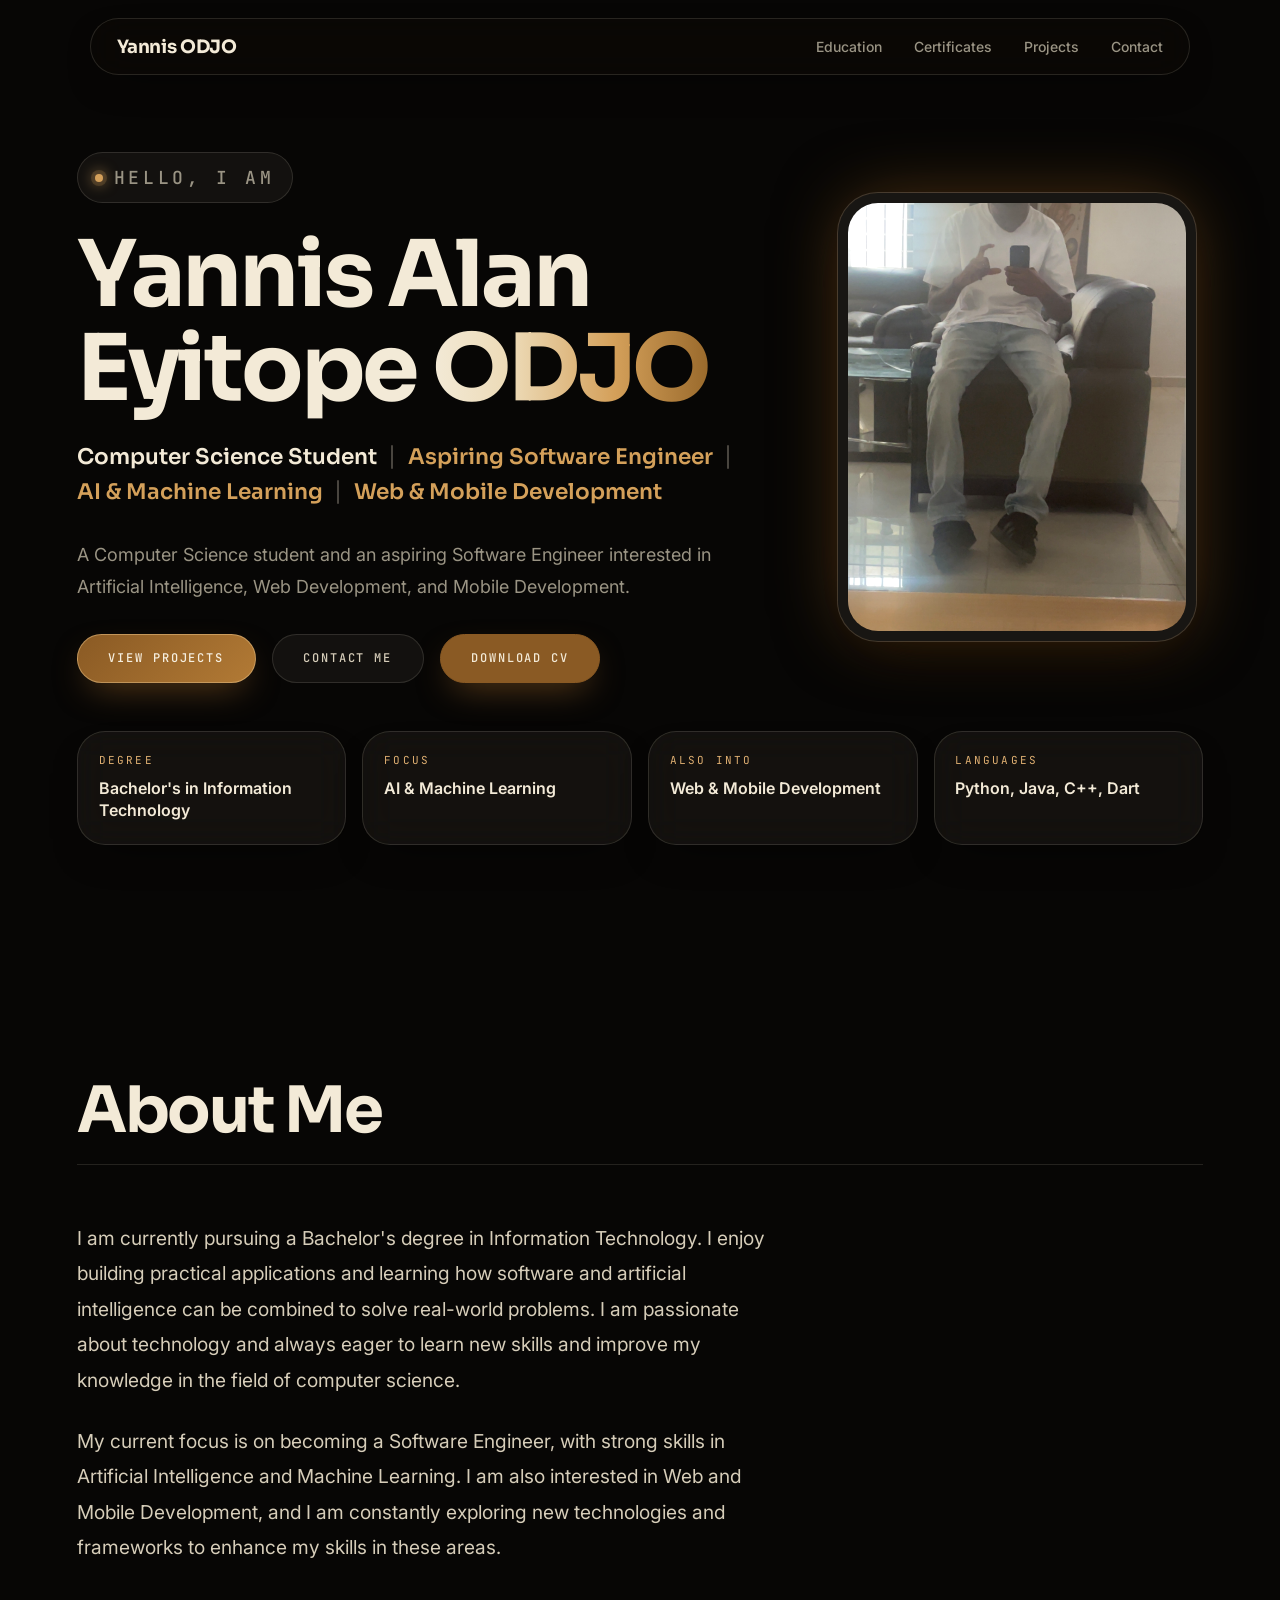
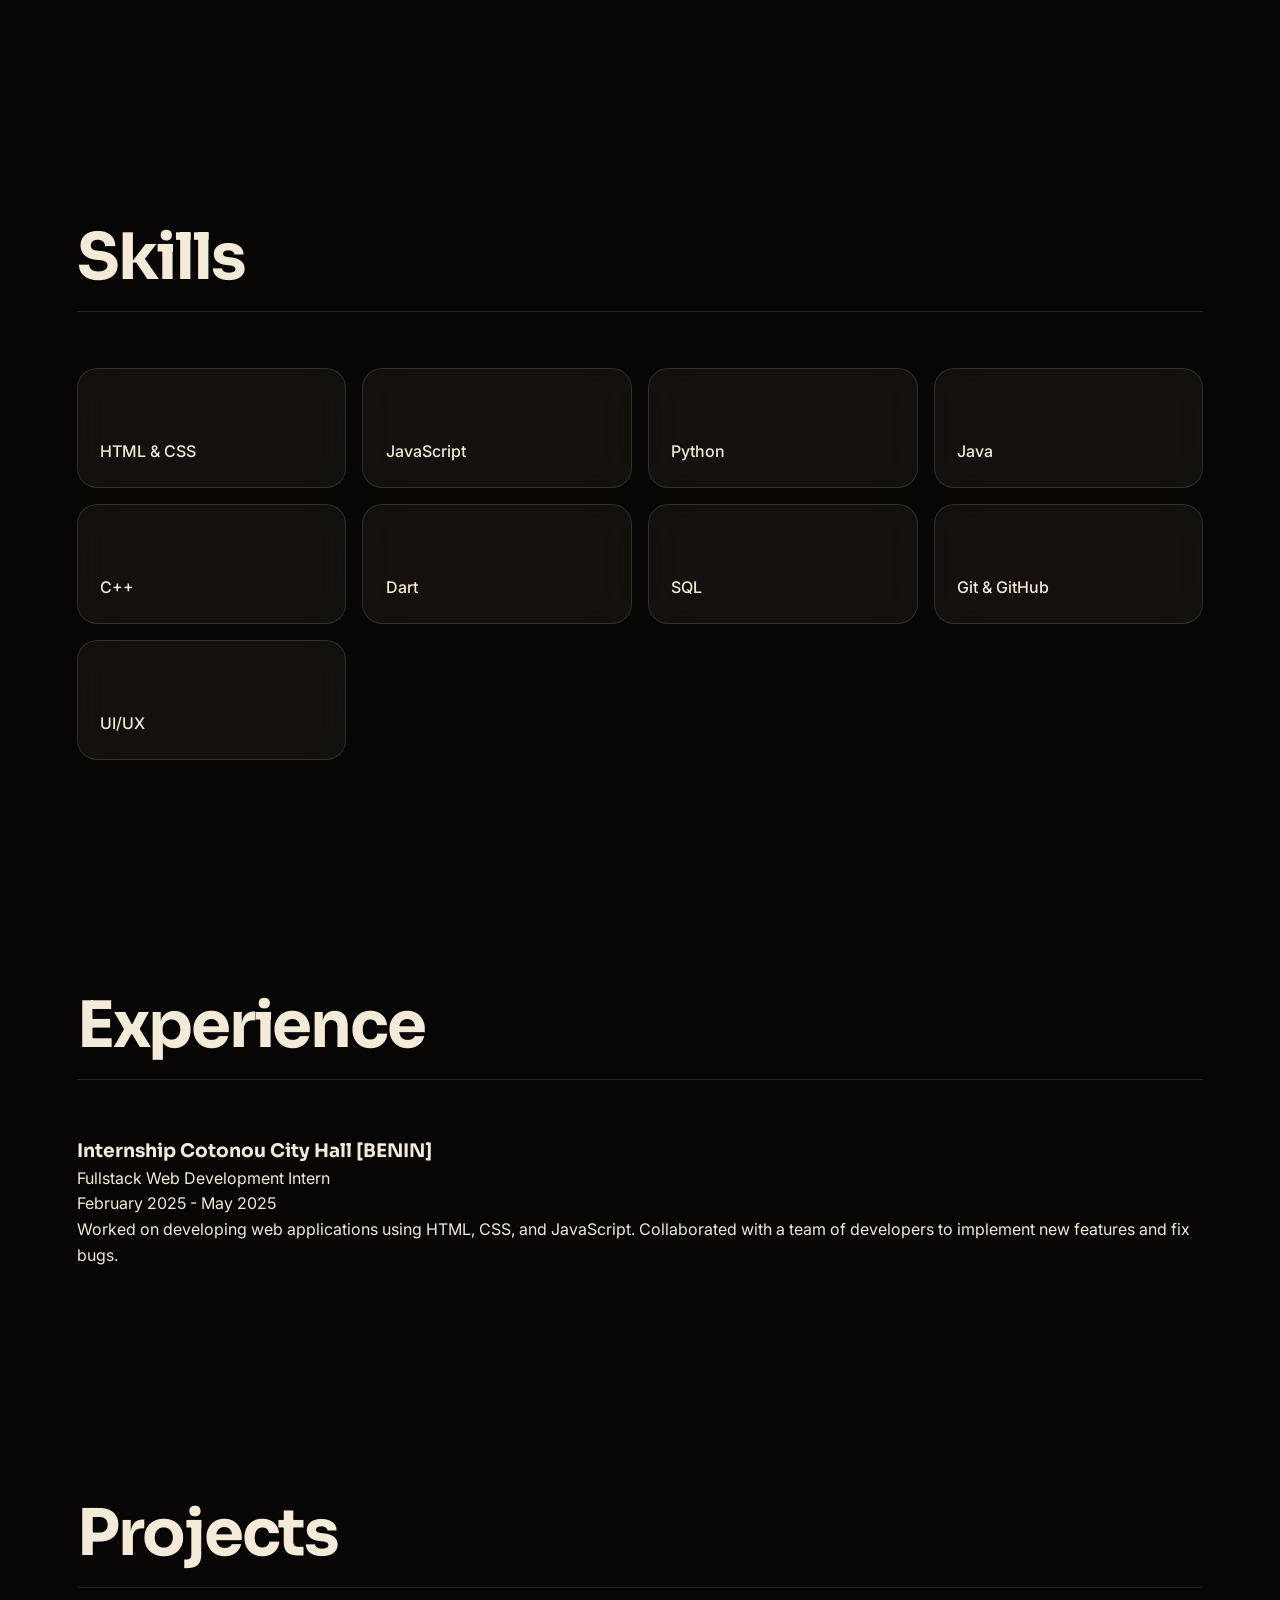
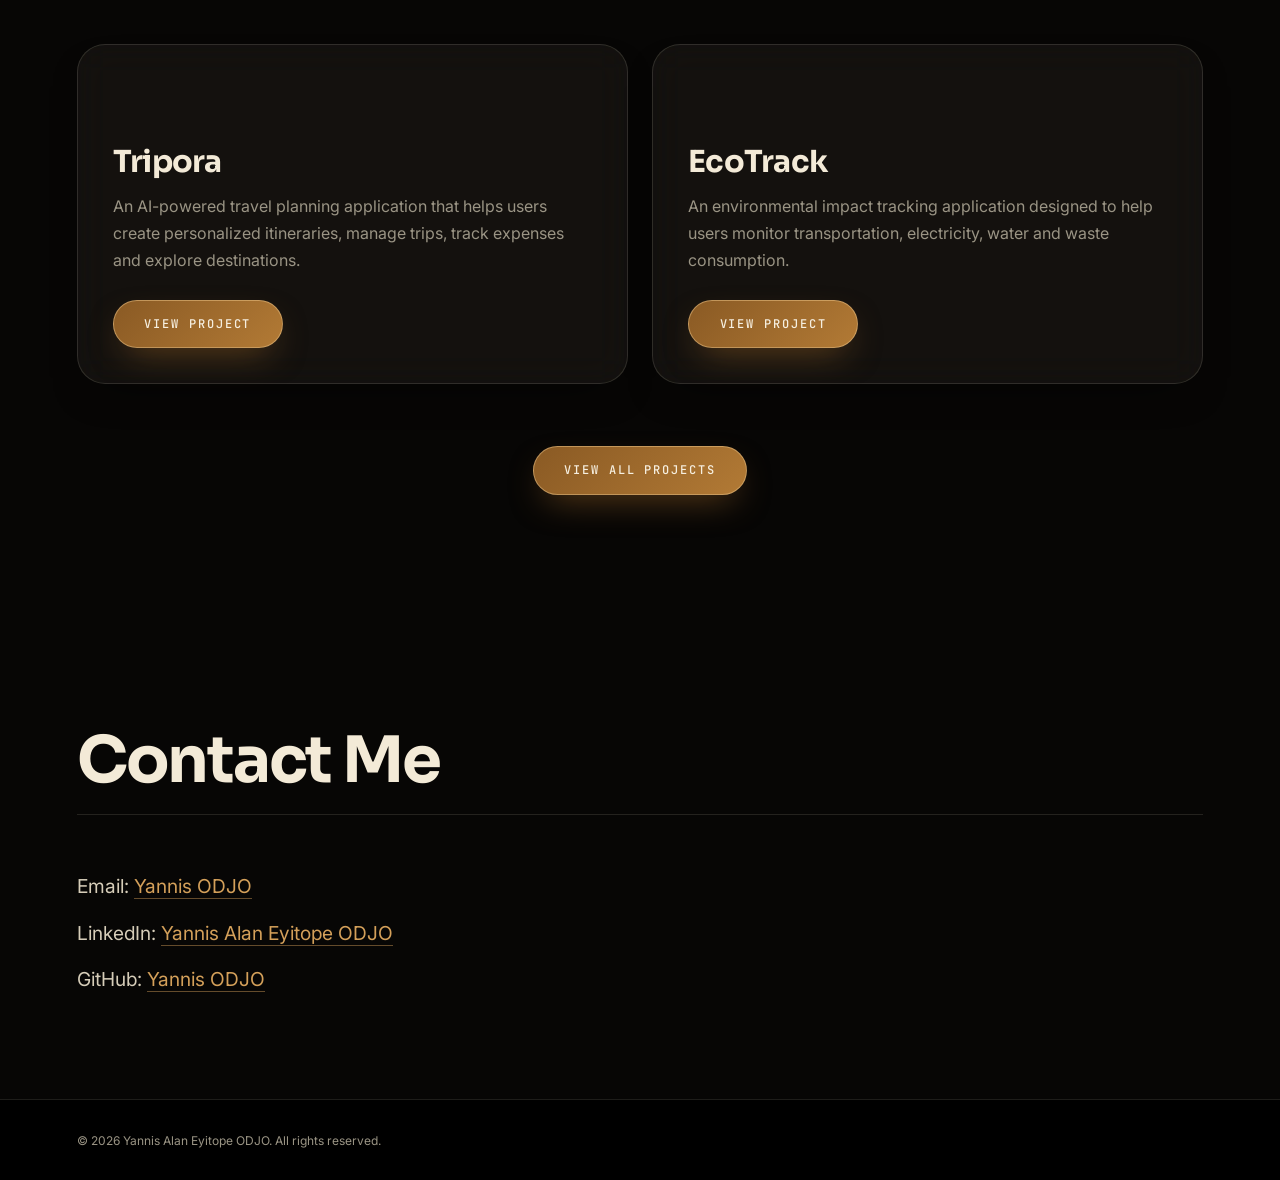
<file: index.html>
<!doctype html>
<html lang="en">
  <head>
    <meta charset="UTF-8" />
    <meta name="viewport" content="width=device-width, initial-scale=1.0" />
    <meta
      name="description"
      content="Portfolio of Yannis Alan Eyitope ODJO, a Computer Science student and aspiring Software Engineer."
    />
    <link rel="icon" href="favicon.png" type="image/x-icon" />
    <link rel="stylesheet" href="styles.css" />
    <title>Yannis ODJO</title>
  </head>
  <body>
    <a class="skip-link" href="#home">Skip to content</a>

    <nav>
      <h2>Yannis ODJO</h2>

      <ul>
        <li><a href="education.html">Education</a></li>
        <li><a href="certificates.html">Certificates</a></li>
        <li><a href="projects.html">Projects</a></li>
        <li><a href="#contact">Contact</a></li>
      </ul>
    </nav>

    <main>
      <section id="home">
        <div class="home-content">
          <!-- Description -->
          <div class="home-text">
            <p class="eyebrow">Hello, I am</p>

            <h1>Yannis Alan Eyitope <span>ODJO</span></h1>

            <ul class="hero-roles">
              <li>Computer Science Student</li>
              <li>Aspiring Software Engineer</li>
              <li>AI &amp; Machine Learning</li>
              <li>Web &amp; Mobile Development</li>
            </ul>

            <p>
              A Computer Science student and an aspiring Software Engineer
              interested in Artificial Intelligence, Web Development, and
              Mobile Development.
            </p>

            <div class="btn-row">
              <a class="btn" href="#projects">View projects</a>
              <a class="btn btn-ghost" href="#contact">Contact me</a>
              <a class="btn cv-button" href="files/CV_Yannis.pdf" target="_blank" rel="noopener noreferrer" download > Download CV </a>
            </div>
          </div>

          <!-- Profile Picture -->
          <div class="home-image">
            <img
              src="profile.jpg"
              alt="Yannis Alan Eyitope ODJO"
              class="profile-image"
            />
          </div>
        </div>

        <!-- Quick facts -->
        <div class="info-cards">
          <div class="info-card">
            <span>Degree</span>
            <strong>Bachelor's in Information Technology</strong>
          </div>
          <div class="info-card">
            <span>Focus</span>
            <strong>AI &amp; Machine Learning</strong>
          </div>
          <div class="info-card">
            <span>Also into</span>
            <strong>Web &amp; Mobile Development</strong>
          </div>
          <div class="info-card">
            <span>Languages</span>
            <strong>Python, Java, C++, Dart</strong>
          </div>
        </div>
      </section>

      <section id="about">
        <div class="section-header">
          <h2 class="section-title">About Me</h2>
        </div>

        <div class="about">
          <p>
            I am currently pursuing a Bachelor's degree in Information
            Technology. I enjoy building practical applications and learning how
            software and artificial intelligence can be combined to solve
            real-world problems. I am passionate about technology and always
            eager to learn new skills and improve my knowledge in the field of
            computer science.
          </p>

          <p>
            My current focus is on becoming a Software Engineer, with strong
            skills in Artificial Intelligence and Machine Learning. I am also
            interested in Web and Mobile Development, and I am
            constantly exploring new technologies and frameworks to enhance my
            skills in these areas.
          </p>
        </div>
      </section>

      <section id="skills">
        <div class="section-header">
          <h2 class="section-title">Skills</h2>
        </div>

        <div class="skills">
          <div class="skill">HTML &amp; CSS</div>
          <div class="skill">JavaScript</div>
          <div class="skill">Python</div>
          <div class="skill">Java</div>
          <div class="skill">C++</div>
          <div class="skill">Dart</div>
          <div class="skill">SQL</div>
          <div class="skill">Git &amp; GitHub</div>
          <div class="skill">UI/UX</div>
        </div>
      </section>

      <section id = "experience">
        <div class="section-header">
          <h2 class="section-title">Experience</h2>
        </div>
        <div class="experience">

          <article class="experience-item">
            <h3>Internship Cotonou City Hall [BENIN]</h3>
            <p>Fullstack Web Development Intern</p>
            <p>February 2025 - May 2025</p>
            <p>
              Worked on developing web applications using HTML, CSS, and
              JavaScript. Collaborated with a team of developers to implement
              new features and fix bugs.
            </p>
          </article>
      </section>

      <section id="projects">
        <div class="section-header">
          <h2 class="section-title">Projects</h2>
        </div>

        <!-- One .projects wrapper, one .project card per project -->
        <div class="projects">
          <article class="project">
            <h3>Tripora</h3>
            <p>
              An AI-powered travel planning application that helps users create
              personalized itineraries, manage trips, track expenses and
              explore destinations.
            </p>
            <a
              href="https://tripora-iota.vercel.app"
              class="btn"
              target="_blank"
              rel="noopener noreferrer"
              >View Project</a>
          </article>

          <article class="project">
            <h3>EcoTrack</h3>
            <p>
              An environmental impact tracking application designed to help
              users monitor transportation, electricity, water and waste
              consumption.
            </p>
            <!-- Replace # with the EcoTrack link when it is ready -->
            <a href="#" class="btn">View Project</a>
          </article>
        </div>

        <div class="view-all-projects"> <a href="projects.html" class="btn"> View All Projects </a> </div>
           
      </section>

      <section id="contact">
        <div class="section-header">
          <h2 class="section-title">Contact Me</h2>
        </div>

        <div class="contact">
          <p>
            Email:
            <a href="mailto:odjoyannis2@gmail.com">Yannis ODJO</a>
          </p>
          <p>
            LinkedIn:
            <a
              href="https://www.linkedin.com/in/yannisodjo1/"
              target="_blank"
              rel="noopener noreferrer"
              >Yannis Alan Eyitope ODJO</a
            >
          </p>
          <p>
            GitHub:
            <a
              href="https://github.com/Yannisalan"
              target="_blank"
              rel="noopener noreferrer"
              >Yannis ODJO</a
            >
          </p>
        </div>
      </section>
    </main>

    <footer>
      <p>&copy; 2026 Yannis Alan Eyitope ODJO. All rights reserved.</p>
    </footer>
  </body>
</html>
</file>
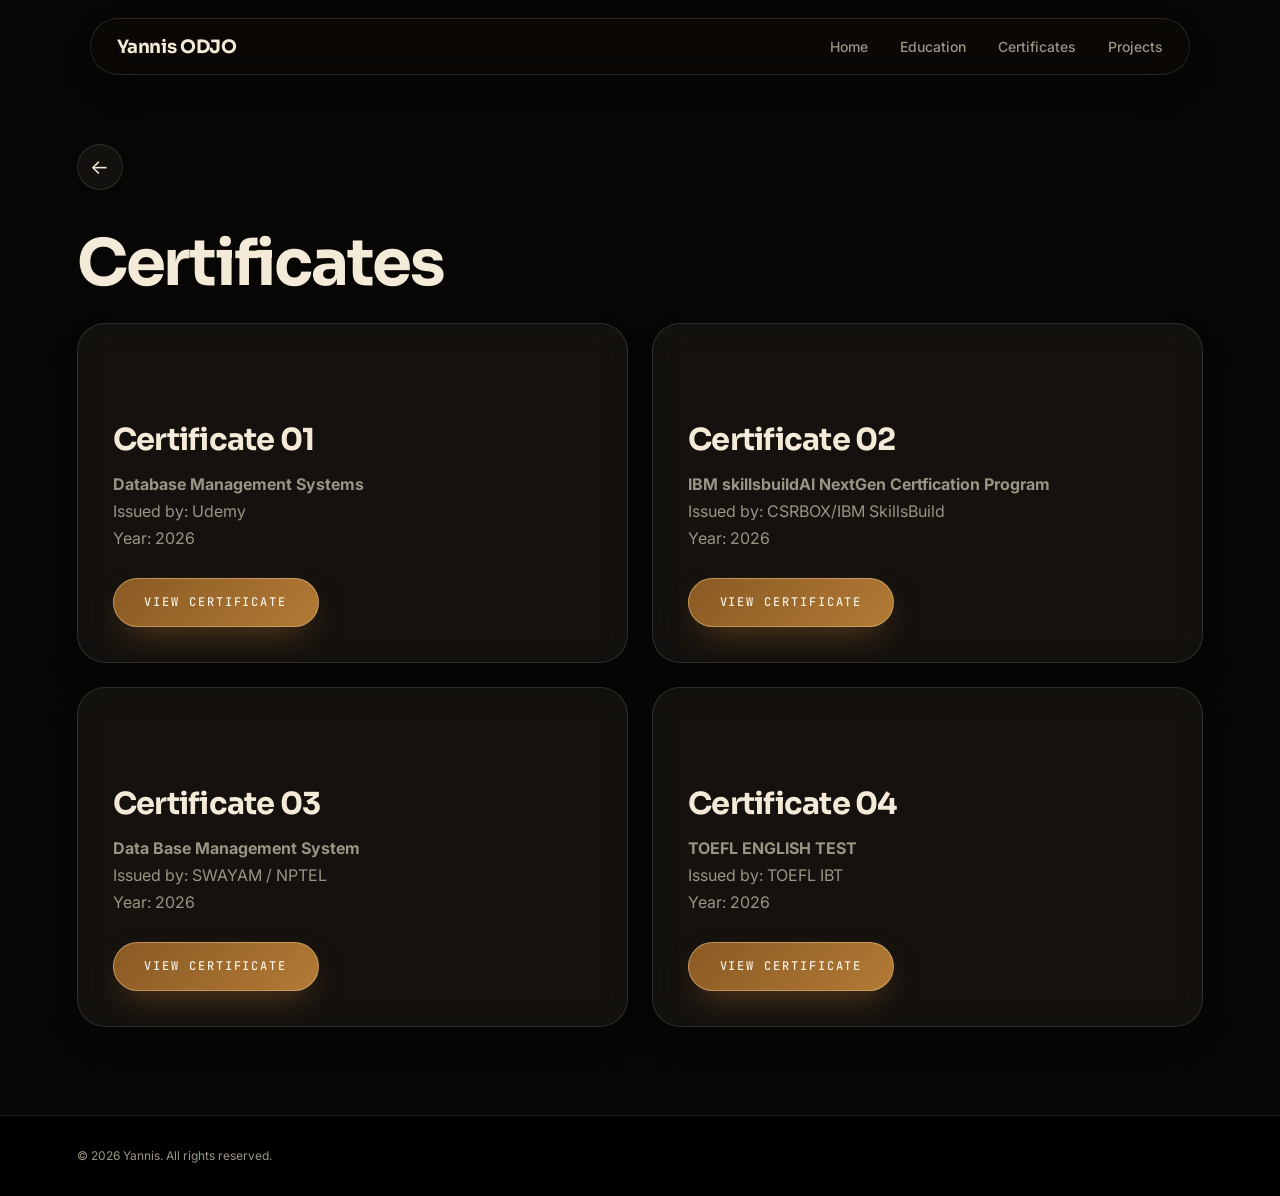
<file: certificates.html>
<!doctype html>
<html lang="en">
  <head>
    <meta charset="UTF-8" />
    <meta name="viewport" content="width=device-width, initial-scale=1.0" />

    <title>My Certificates</title>
    <link rel="icon" href="favicon.png" type="image/x-icon" />
    <link rel="stylesheet" href="styles.css" />
  </head>

  <body>
    <!-- Navigation -->
    <nav>
      <h2>Yannis ODJO</h2>

      <ul>
        <li><a href="index.html">Home</a></li>
        <li><a href="education.html">Education</a></li>
        <li><a href="certificates.html">Certificates</a></li>
        <li><a href="projects.html">Projects</a></li>
      </ul>
    </nav>

    <!-- Certificates -->
    <section>
      <a href="index.html" class="back-arrow"> ← </a>
      <h2 class="section-title">Certificates</h2>
      <br />
      <div class="projects">
        <div class="project">
          <h3>Certificate 01</h3>

          <p>
            <strong>Database Management Systems</strong>
          </p>

          <p>Issued by: Udemy</p>

          <p>Year: 2026</p>

          <a href="Certificate2.pdf" class="btn"> View Certificate </a>
        </div>

        <div class="project">
          <h3>Certificate 02</h3>

          <p>
            <strong>IBM skillsbuildAI NextGen Certfication Program</strong>
          </p>

          <p>Issued by: CSRBOX/IBM SkillsBuild</p>

          <p>Year: 2026</p>

          <a href="Certificate1.jpeg" class="btn"> View Certificate </a>
        </div>

        <div class="project">
          <h3>Certificate 03</h3>

          <p>
            <strong>Data Base Management System</strong>
          </p>

          <p>Issued by: SWAYAM / NPTEL</p>

          <p>Year: 2026</p>

          <a href="Certificate3.pdf" class="btn"> View Certificate </a>
        </div>

        <div class="project">
          <h3>Certificate 04</h3>

          <p>
            <strong>TOEFL ENGLISH TEST</strong>
          </p>

          <p>Issued by: TOEFL IBT</p>

          <p>Year: 2026</p>

          <a href="Certificate4.pdf" class="btn"> View Certificate </a>
        </div>
      </div>
    </section>

    <footer>
      <p>© 2026 Yannis. All rights reserved.</p>
    </footer>
  </body>
</html>
</file>
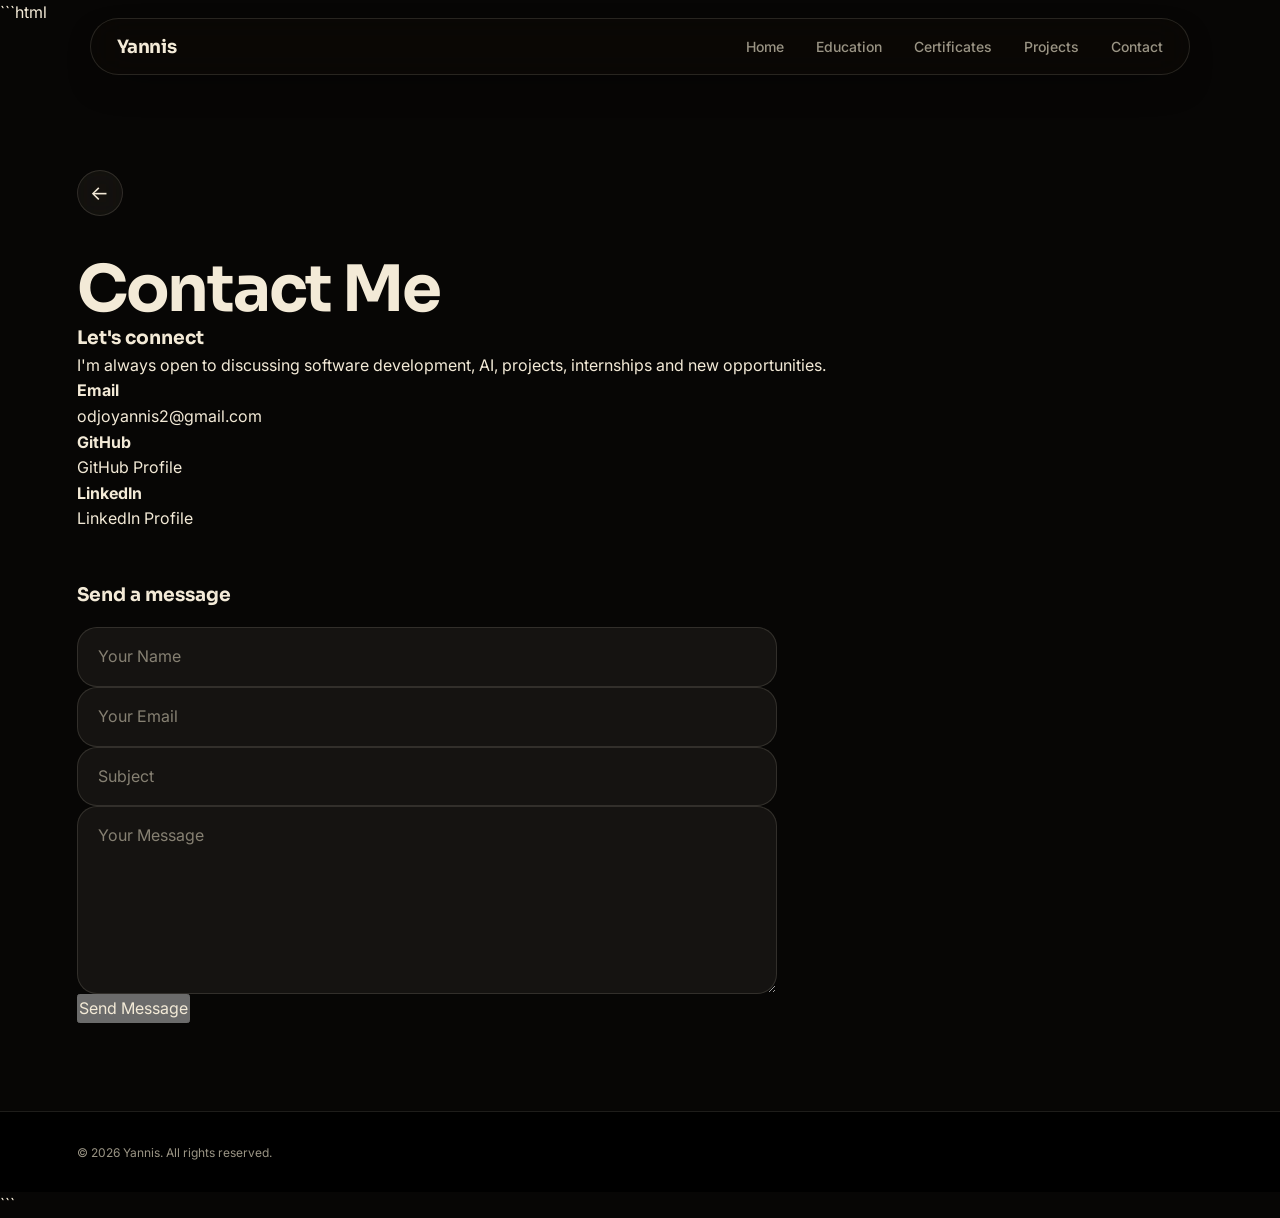
<file: contact.html>
```html
<!DOCTYPE html>
<html lang="en">

<head>
    <meta charset="UTF-8">
    <meta name="viewport" content="width=device-width, initial-scale=1.0">

    <title>Contact | Yannis</title>
    <link rel="icon" href="favicon.png" type="image/x-icon" />
    <link rel="stylesheet" href="styles.css">
</head>

<body>

    <!-- Navigation -->
    <nav>
        <h2>Yannis</h2>

        <ul>
            <li><a href="index.html">Home</a></li>
            <li><a href="education.html">Education</a></li>
            <li><a href="certificates.html">Certificates</a></li>
            <li><a href="projects.html">Projects</a></li>
            <li><a href="contact.html">Contact</a></li>
        </ul>
    </nav>


    <!-- Contact -->
    <section>

        <!-- Back Arrow -->
        <a href="index.html" class="back-arrow">
            ←
        </a>

        <h2 class="section-title">Contact Me</h2>

        <div class="contact-container">

            <!-- Contact Information -->
            <div class="contact-info">

                <h3>Let's connect</h3>

                <p>
                    I'm always open to discussing software development,
                    AI, projects, internships and new opportunities.
                </p>

                <div class="contact-details">

                    <p>
                        
                        <strong>Email</strong><br>
                        <a href="mailto:odjoyannis2@gmail.com">
                            odjoyannis2@gmail.com
                        </a>
                    </p>

                    <p>
                        
                        <strong>GitHub</strong><br>
                        <a href="https://github.com/Yannisalan" target="_blank">
                            GitHub Profile
                        </a>
                    </p>

                    <p>
                        
                        <strong>LinkedIn</strong><br>
                        <a href="https://www.linkedin.com/in/yannisodjo1/" target="_blank">
                            LinkedIn Profile
                        </a>
                    </p>

                </div>

            </div>


            <!-- Contact Form -->
            <div class="contact-form">

                <h3>Send a message</h3>

                <form>

                    <input
                        type="text"
                        name="name"
                        placeholder="Your Name"
                        required
                    >

                    <input
                        type="email"
                        name="email"
                        placeholder="Your Email"
                        required
                    >

                    <input
                        type="text"
                        name="subject"
                        placeholder="Subject"
                        required
                    >

                    <textarea
                        name="message"
                        placeholder="Your Message"
                        rows="6"
                        required
                    ></textarea>

                    <button type="submit">
                        Send Message
                    </button>

                </form>

            </div>

        </div>

    </section>


    <!-- Footer -->
    <footer>

        <p>
            © 2026 Yannis. All rights reserved.
        </p>

    </footer>

</body>

</html>
```
</file>
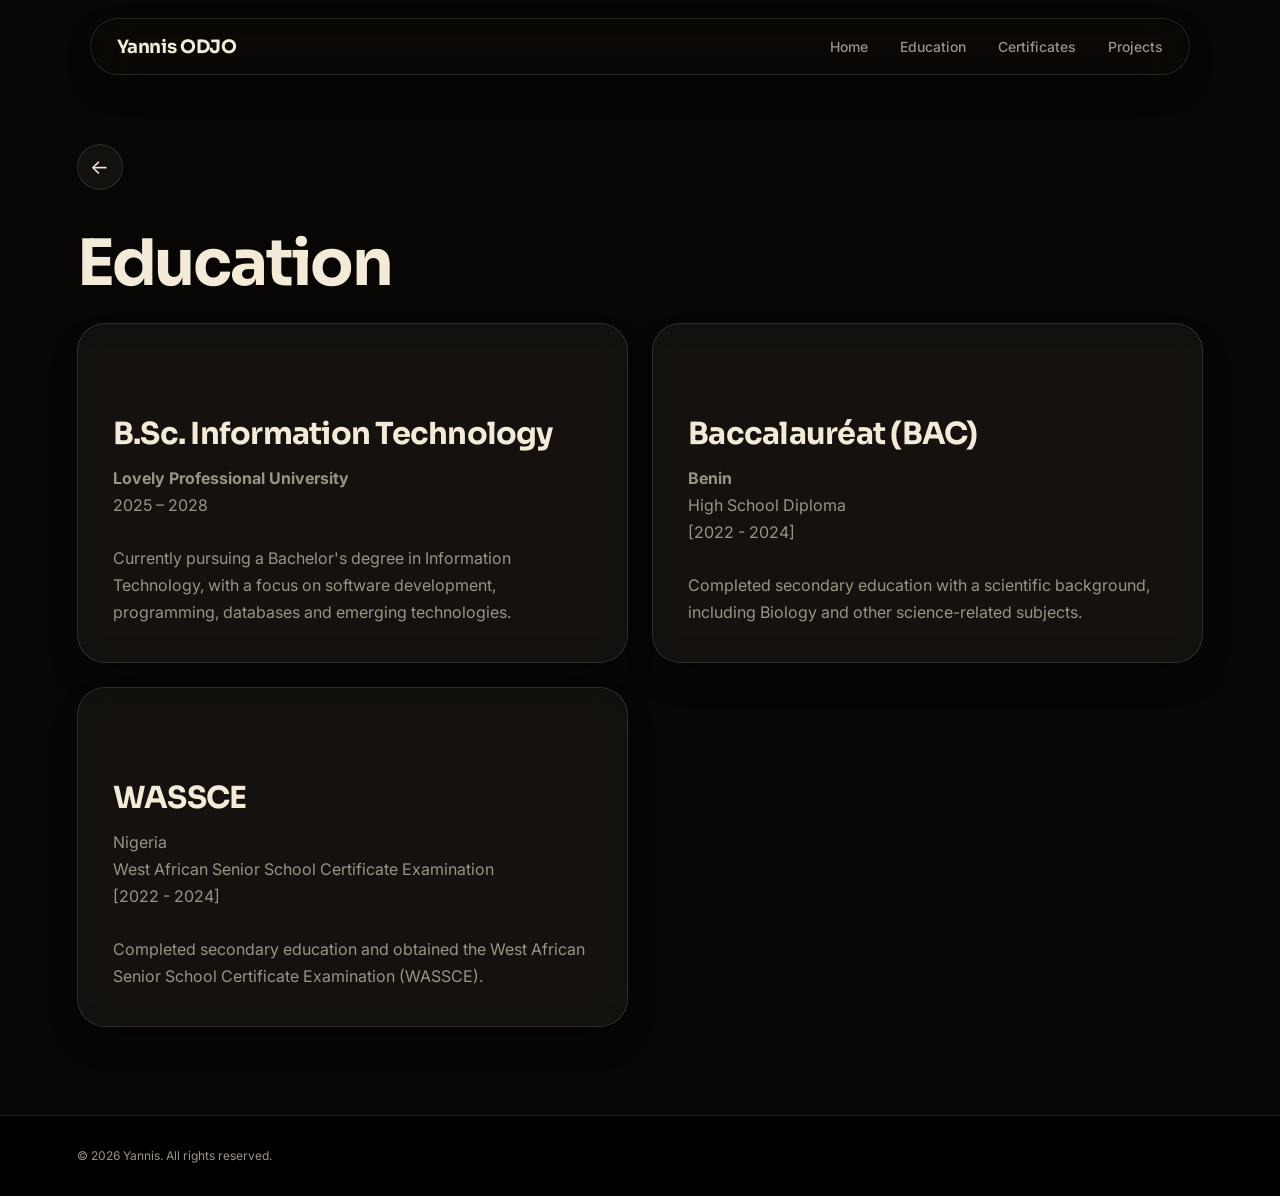
<file: education.html>
<!DOCTYPE html>
<html lang="en">

<head>
    <meta charset="UTF-8">
    <meta name="viewport" content="width=device-width, initial-scale=1.0">
    <title>Education | Yannis</title>
    <link rel="icon" href="favicon.png" type="image/x-icon" />
    <link rel="stylesheet" href="styles.css">
</head>

<body>

    <nav>
        <h2>Yannis ODJO</h2>

        <ul>
            <li><a href="home.html">Home</a></li>
            <li><a href="education.html">Education</a></li>
            <li><a href="certificates.html">Certificates</a></li>
            <li><a href="projects.html">Projects</a></li>
        </ul>
    </nav>


    <!-- Education -->
    <section>
        <a href="index.html" class="back-arrow">
    ← 
    </a>

        <h2 class="section-title">Education</h2>
        <br />
        <div class="projects">

            <div class="project">

                <h3>B.Sc. Information Technology</h3>

                <p>
                    <strong>Lovely Professional University</strong>
                </p>

                <p>
                    2025 – 2028
                </p>

                <br>

                <p>
                    Currently pursuing a Bachelor's degree in Information
                    Technology, with a focus on software development,
                    programming, databases and emerging technologies.
                </p>

            </div>


            <div class="project">

                <h3>Baccalauréat (BAC)</h3>

                <p>
                    <strong>Benin</strong>
                </p>

                <p>
                    High School Diploma <br>[2022 - 2024]
                </p>

                <br>

                <p>
                    Completed secondary education with a scientific
                    background, including Biology and other science-related
                    subjects.
                </p>

            </div>



            <div class="project">

                <h3>WASSCE</h3>
                
                <p>
                    </strong>Nigeria</strong>
                </p>

                <p>
                    West African Senior School Certificate Examination
                    <br>[2022 - 2024]
                </p>

                

                <br>

                <p>
                    Completed secondary education and obtained the West
                    African Senior School Certificate Examination (WASSCE).
                </p>

            </div>

        </div>

    </section>


    <!-- Footer -->
    <footer>

        <p>
            © 2026 Yannis. All rights reserved.
        </p>

    </footer>

</body>

</html>
</file>
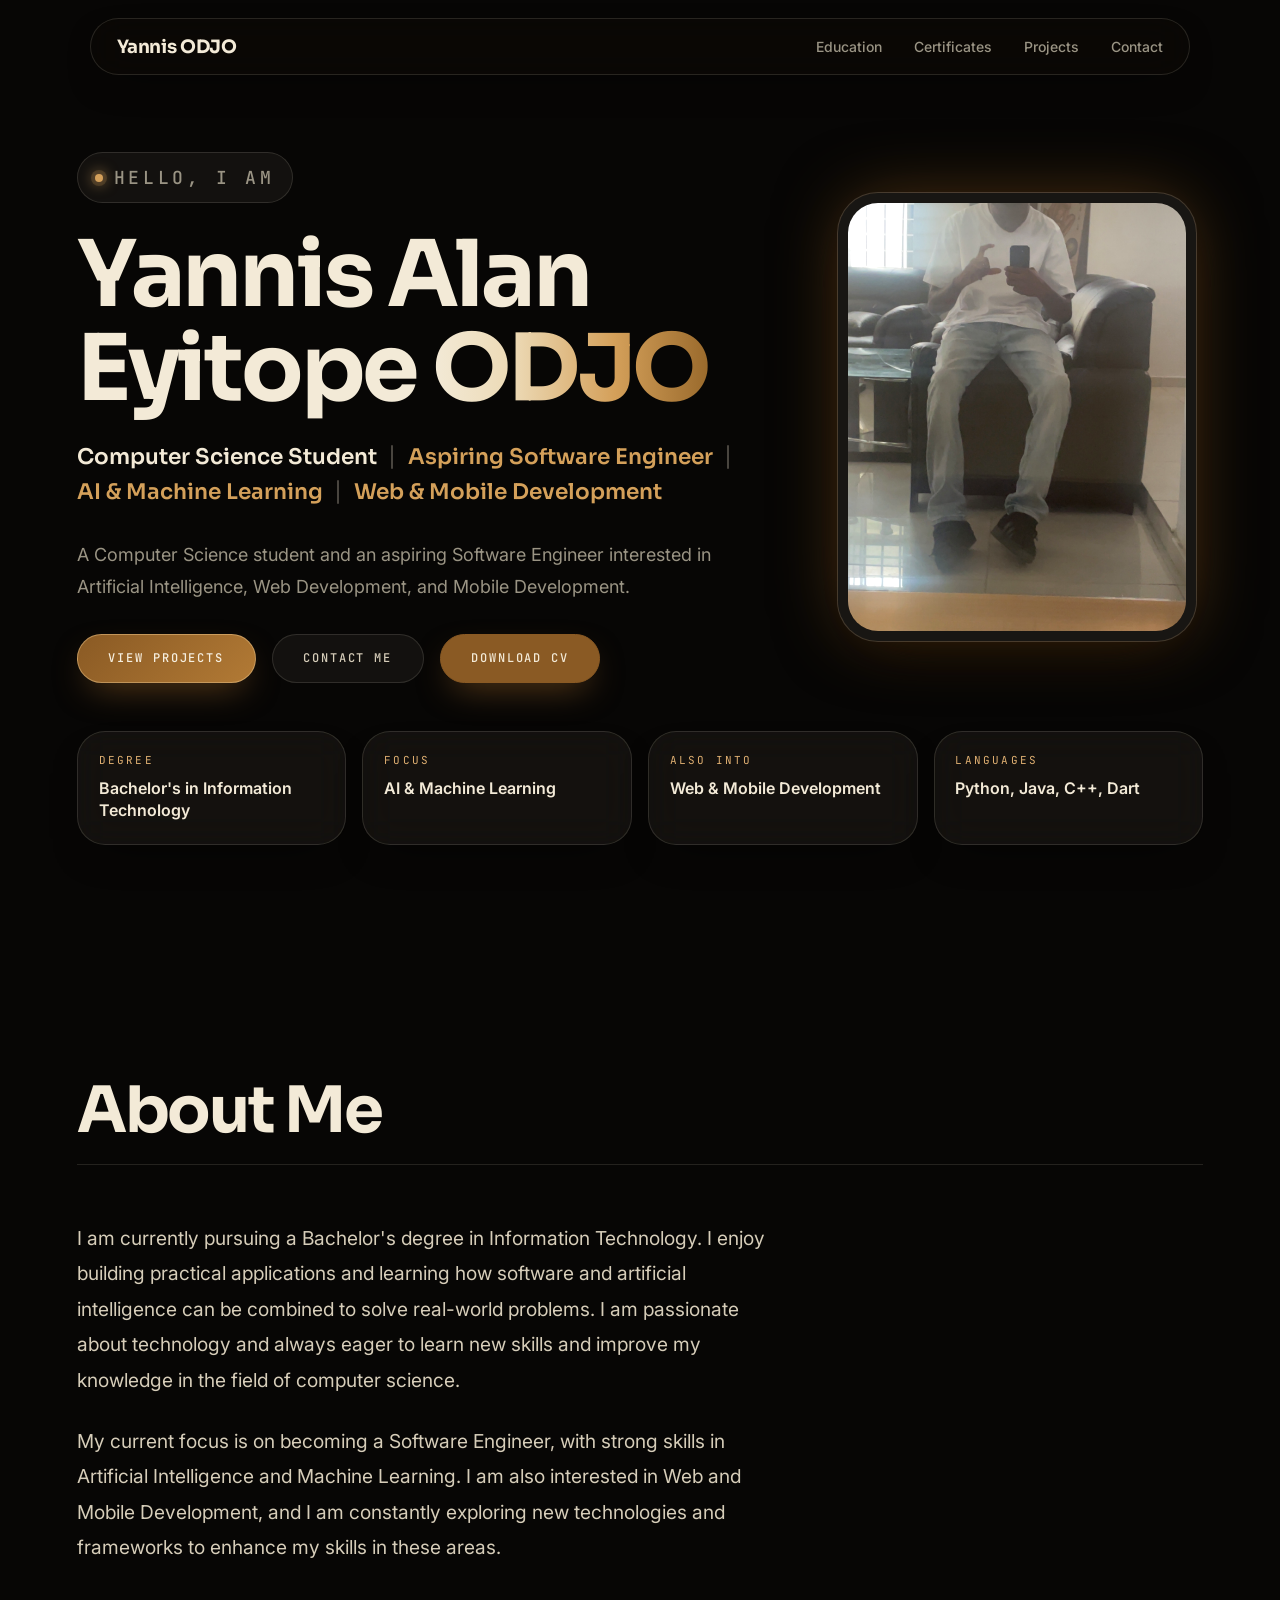
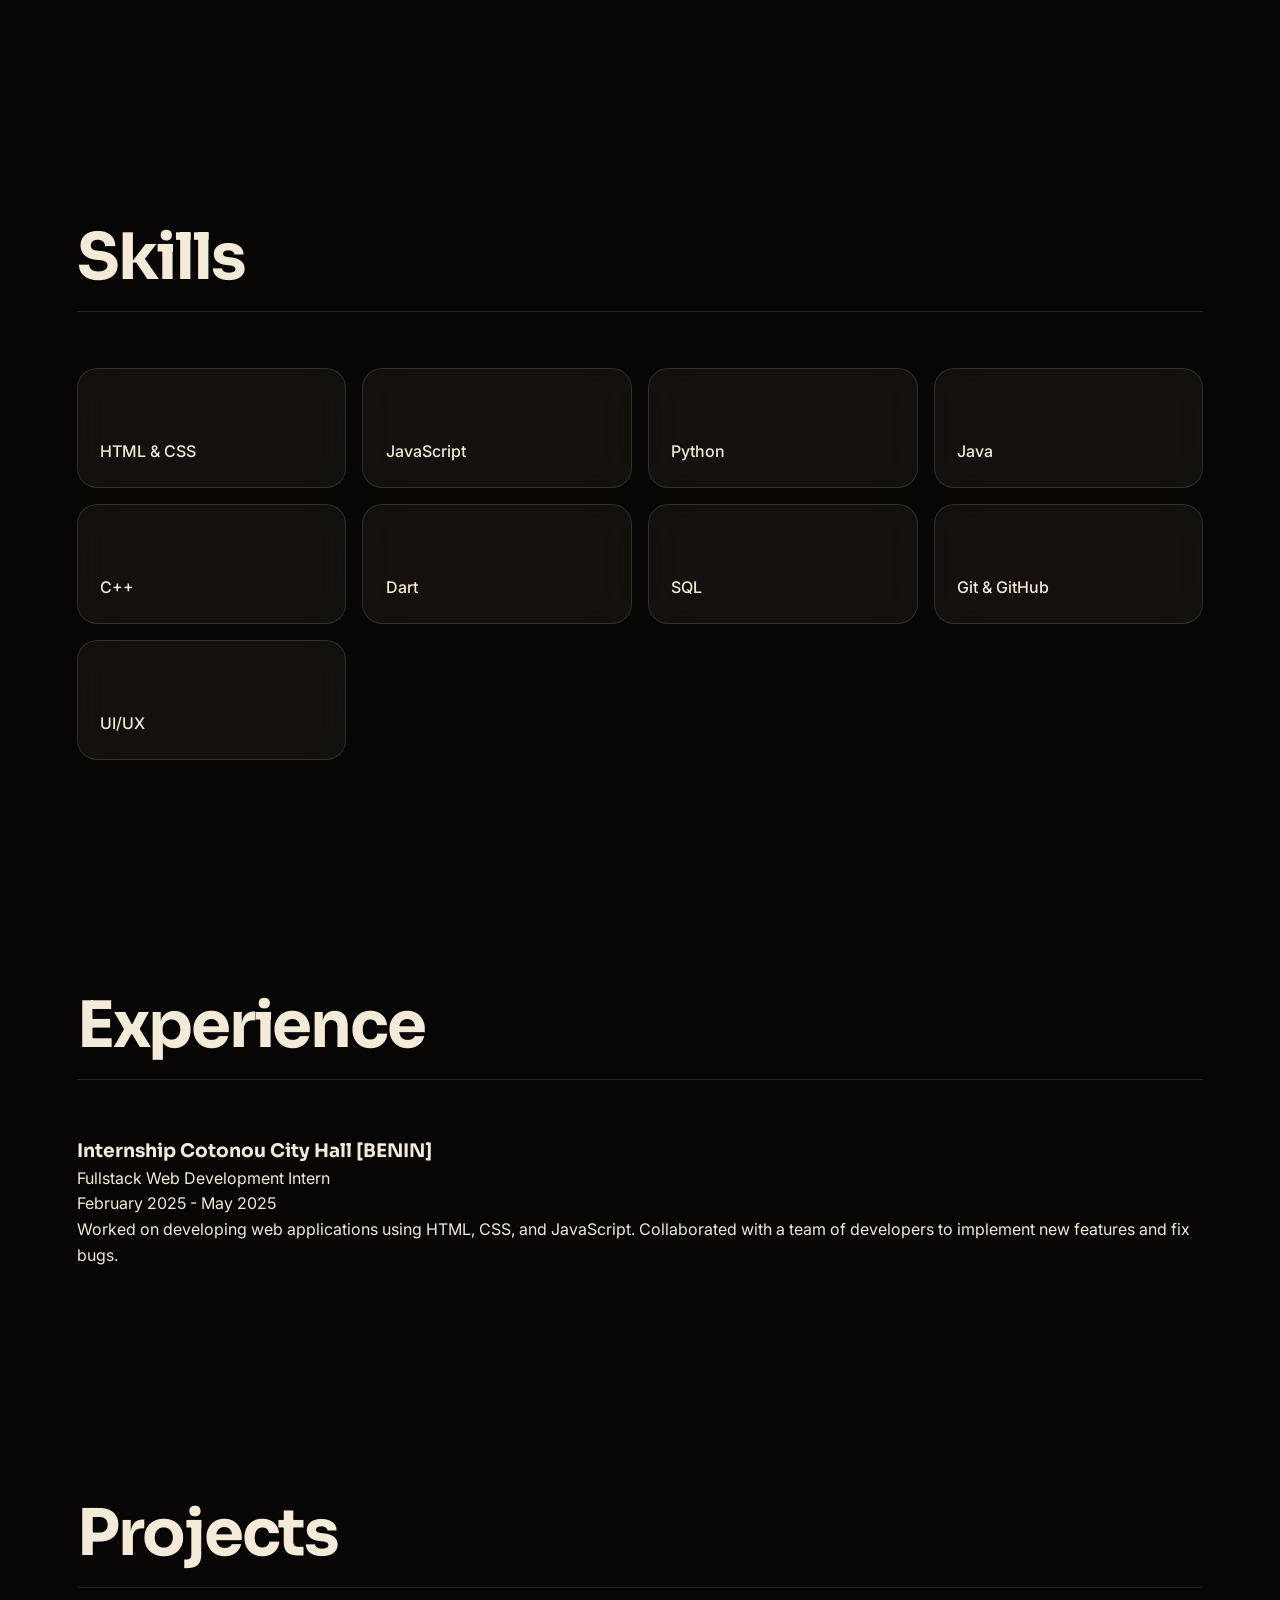
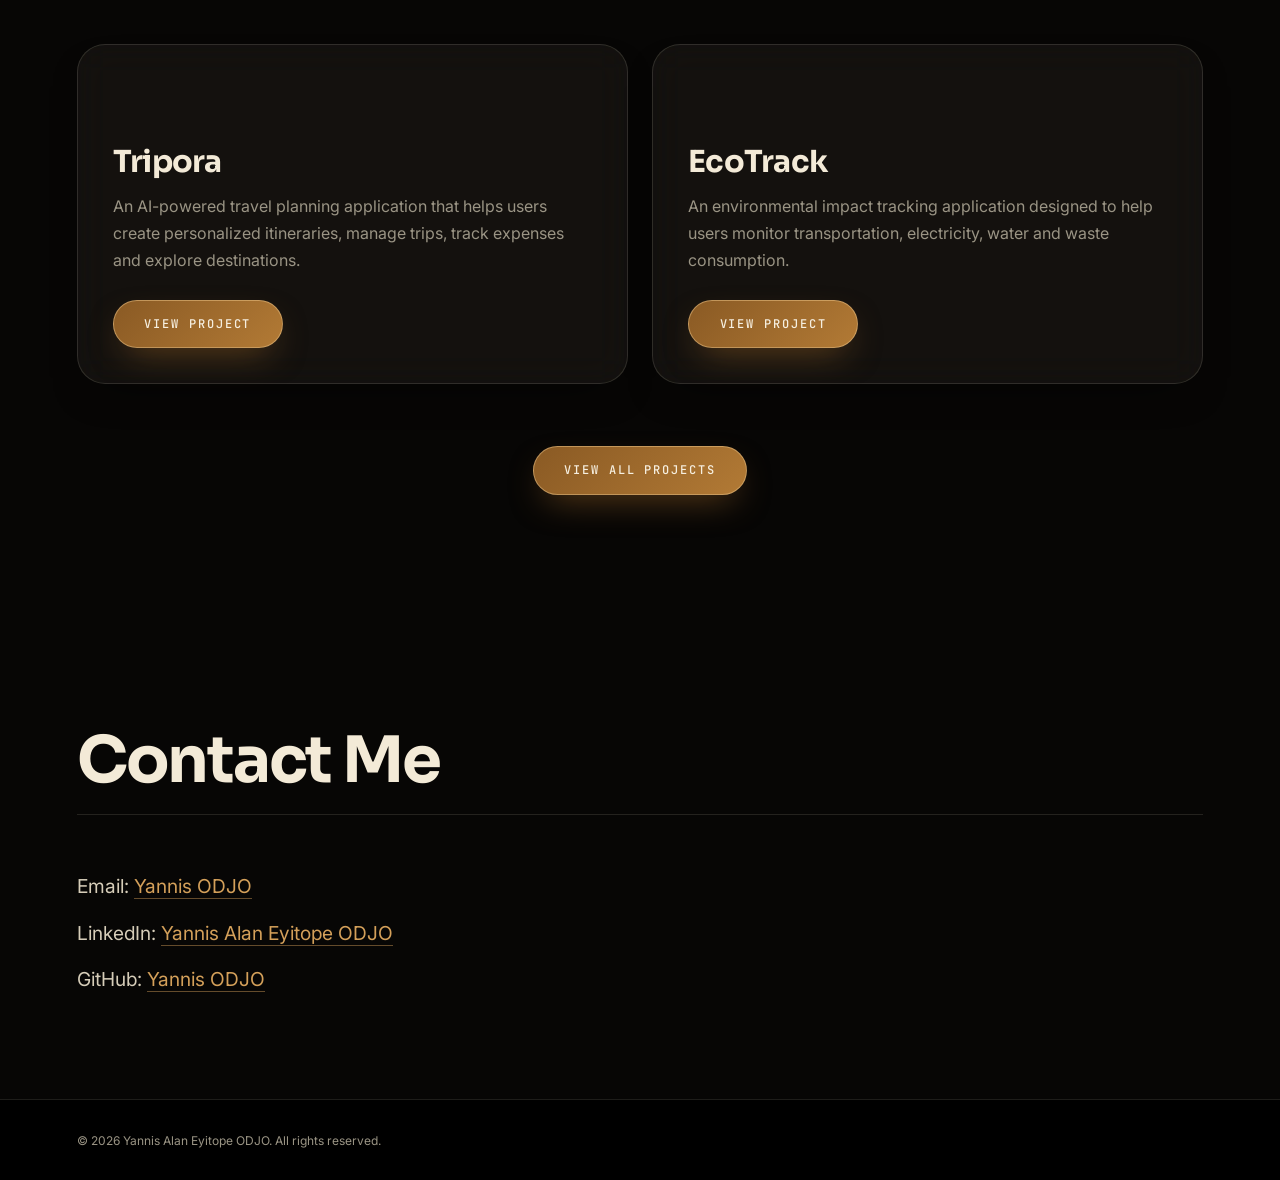
<file: home.html>
<!doctype html>
<html lang="en">
  <head>
    <meta charset="UTF-8" />
    <meta name="viewport" content="width=device-width, initial-scale=1.0" />
    <meta
      name="description"
      content="Portfolio of Yannis Alan Eyitope ODJO, a Computer Science student and aspiring Software Engineer."
    />
    <link rel="icon" href="favicon.png" type="image/x-icon" />
    <link rel="stylesheet" href="styles.css" />
    <title>Yannis Alan Eyitope ODJO</title>
  </head>
  <body>
    <a class="skip-link" href="#home">Skip to content</a>

    <nav>
      <h2>Yannis ODJO</h2>

      <ul>
        <li><a href="education.html">Education</a></li>
        <li><a href="certificates.html">Certificates</a></li>
        <li><a href="projects.html">Projects</a></li>
        <li><a href="#contact">Contact</a></li>
      </ul>
    </nav>

    <main>
      <section id="home">
        <div class="home-content">
          <!-- Description -->
          <div class="home-text">
            <p class="eyebrow">Hello, I am</p>

            <h1>Yannis Alan Eyitope <span>ODJO</span></h1>

            <ul class="hero-roles">
              <li>Computer Science Student</li>
              <li>Aspiring Software Engineer</li>
              <li>AI &amp; Machine Learning</li>
              <li>Web &amp; Mobile Development</li>
            </ul>

            <p>
              A Computer Science student and an aspiring Software Engineer
              interested in Artificial Intelligence, Web Development, and
              Mobile Development.
            </p>

            <div class="btn-row">
              <a class="btn" href="#projects">View projects</a>
              <a class="btn btn-ghost" href="#contact">Contact me</a>
              <a class="btn cv-button" href="files/CV_Yannis.pdf" target="_blank" rel="noopener noreferrer" download > Download CV </a>
            </div>
          </div>

          <!-- Profile Picture -->
          <div class="home-image">
            <img
              src="profile.jpg"
              alt="Yannis Alan Eyitope ODJO"
              class="profile-image"
            />
          </div>
        </div>

        <!-- Quick facts -->
        <div class="info-cards">
          <div class="info-card">
            <span>Degree</span>
            <strong>Bachelor's in Information Technology</strong>
          </div>
          <div class="info-card">
            <span>Focus</span>
            <strong>AI &amp; Machine Learning</strong>
          </div>
          <div class="info-card">
            <span>Also into</span>
            <strong>Web &amp; Mobile Development</strong>
          </div>
          <div class="info-card">
            <span>Languages</span>
            <strong>Python, Java, C++, Dart</strong>
          </div>
        </div>
      </section>

      <section id="about">
        <div class="section-header">
          <h2 class="section-title">About Me</h2>
        </div>

        <div class="about">
          <p>
            I am currently pursuing a Bachelor's degree in Information
            Technology. I enjoy building practical applications and learning how
            software and artificial intelligence can be combined to solve
            real-world problems. I am passionate about technology and always
            eager to learn new skills and improve my knowledge in the field of
            computer science.
          </p>

          <p>
            My current focus is on becoming a Software Engineer, with strong
            skills in Artificial Intelligence and Machine Learning. I am also
            interested in Web and Mobile Development, and I am
            constantly exploring new technologies and frameworks to enhance my
            skills in these areas.
          </p>
        </div>
      </section>

      <section id="skills">
        <div class="section-header">
          <h2 class="section-title">Skills</h2>
        </div>

        <div class="skills">
          <div class="skill">HTML &amp; CSS</div>
          <div class="skill">JavaScript</div>
          <div class="skill">Python</div>
          <div class="skill">Java</div>
          <div class="skill">C++</div>
          <div class="skill">Dart</div>
          <div class="skill">SQL</div>
          <div class="skill">Git &amp; GitHub</div>
          <div class="skill">UI/UX</div>
        </div>
      </section>

      <section id = "experience">
        <div class="section-header">
          <h2 class="section-title">Experience</h2>
        </div>
        <div class="experience">

          <article class="experience-item">
            <h3>Internship Cotonou City Hall [BENIN]</h3>
            <p>Fullstack Web Development Intern</p>
            <p>February 2025 - May 2025</p>
            <p>
              Worked on developing web applications using HTML, CSS, and
              JavaScript. Collaborated with a team of developers to implement
              new features and fix bugs.
            </p>
          </article>
      </section>

      <section id="projects">
        <div class="section-header">
          <h2 class="section-title">Projects</h2>
        </div>

        <!-- One .projects wrapper, one .project card per project -->
        <div class="projects">
          <article class="project">
            <h3>Tripora</h3>
            <p>
              An AI-powered travel planning application that helps users create
              personalized itineraries, manage trips, track expenses and
              explore destinations.
            </p>
            <a
              href="https://tripora-iota.vercel.app"
              class="btn"
              target="_blank"
              rel="noopener noreferrer"
              >View Project</a>
          </article>

          <article class="project">
            <h3>EcoTrack</h3>
            <p>
              An environmental impact tracking application designed to help
              users monitor transportation, electricity, water and waste
              consumption.
            </p>
            <!-- Replace # with the EcoTrack link when it is ready -->
            <a href="#" class="btn">View Project</a>
          </article>
        </div>

        <div class="view-all-projects"> <a href="projects.html" class="btn"> View All Projects </a> </div>
           
      </section>

      <section id="contact">
        <div class="section-header">
          <h2 class="section-title">Contact Me</h2>
        </div>

        <div class="contact">
          <p>
            Email:
            <a href="mailto:odjoyannis2@gmail.com">Yannis ODJO</a>
          </p>
          <p>
            LinkedIn:
            <a
              href="https://www.linkedin.com/in/yannisodjo1/"
              target="_blank"
              rel="noopener noreferrer"
              >Yannis Alan Eyitope ODJO</a
            >
          </p>
          <p>
            GitHub:
            <a
              href="https://github.com/Yannisalan"
              target="_blank"
              rel="noopener noreferrer"
              >Yannis ODJO</a
            >
          </p>
        </div>
      </section>
    </main>

    <footer>
      <p>&copy; 2026 Yannis Alan Eyitope ODJO. All rights reserved.</p>
    </footer>
  </body>
</html>
</file>
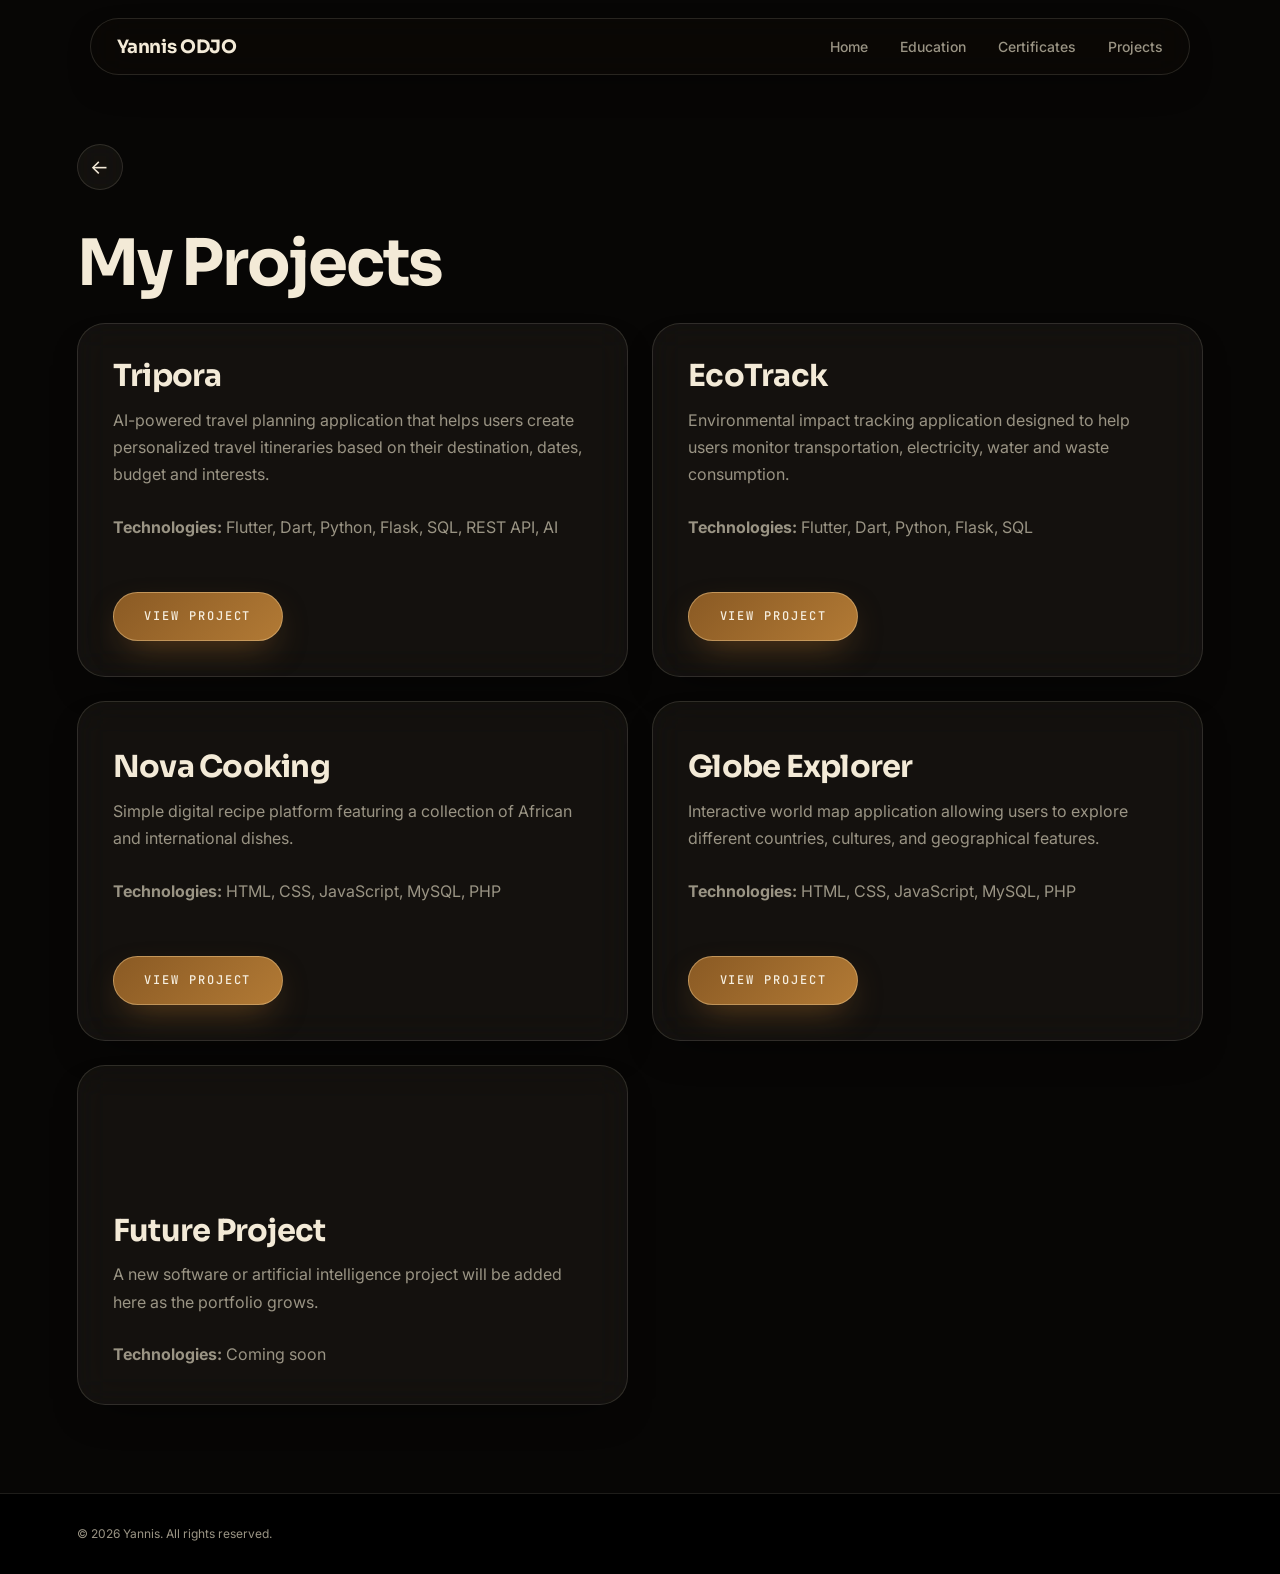
<file: projects.html>
<!doctype html>
<html lang="en">
  <head>
    <meta charset="UTF-8" />
    <meta name="viewport" content="width=device-width, initial-scale=1.0" />

    <title>My Projects</title>
    <link rel="icon" href="favicon.png" type="image/x-icon" />
    <link rel="stylesheet" href="styles.css" />
  </head>

  <body>
    <!-- Navigation -->
    <nav>
      <h2>Yannis ODJO</h2>

      <ul>
        <li><a href="index.html">Home</a></li>
        <li><a href="education.html">Education</a></li>
        <li><a href="certificates.html">Certificates</a></li>
        <li><a href="projects.html">Projects</a></li>
      </ul>
    </nav>

    <section>
      <a href="index.html" class="back-arrow"> ←</a>
      <h2 class="section-title">My Projects</h2>
      <br />
      <div class="projects">
        <!-- Tripora -->
        <div class="project">
          <h3>Tripora</h3>

          <p>
            AI-powered travel planning application that helps users create
            personalized travel itineraries based on their destination, dates,
            budget and interests.
          </p>

          <br />

          <p>
            <strong>Technologies:</strong>
            Flutter, Dart, Python, Flask, SQL, REST API, AI
          </p>
          <br />

          <a href="https://tripora-iota.vercel.app" class="btn" target="_blank">
            View Project
          </a>
        </div>

        <div class="project">
          <h3>EcoTrack</h3>

          <p>
            Environmental impact tracking application designed to help users
            monitor transportation, electricity, water and waste consumption.
          </p>

          <br />

          <p>
            <strong>Technologies:</strong>
            Flutter, Dart, Python, Flask, SQL
          </p>
          <br />

          <a href="https://ecotrack-frontend-theta.vercel.app/" class="btn">
            View Project
          </a>
        </div>

        <div class="project">
          <h3>Nova Cooking</h3>

          <p>
            Simple digital recipe platform featuring a collection of African and
            international dishes.
          </p>

          <br />

          <p>
            <strong>Technologies:</strong>
            HTML, CSS, JavaScript, MySQL, PHP
          </p>

          <br />
          <a href="#" class="btn"> View Project </a>
        </div>

        <div class="project">
          <h3>Globe Explorer</h3>

          <p>
            Interactive world map application allowing users to explore
            different countries, cultures, and geographical features.
          </p>

          <br />

          <p>
            <strong>Technologies:</strong>
            HTML, CSS, JavaScript, MySQL, PHP
          </p>

          <br />
          <a href="#" class="btn"> View Project </a>
        </div>
        <div class="project">
          <h3>Future Project</h3>

          <p>
            A new software or artificial intelligence project will be added here
            as the portfolio grows.
          </p>

          <br />

          <p>
            <strong>Technologies:</strong>
            Coming soon
          </p>
        </div>
      </div>
    </section>

    <footer>
      <p>© 2026 Yannis. All rights reserved.</p>
    </footer>
  </body>
</html>
</file>
<file: styles.css>
@import url("https://fonts.googleapis.com/css2?family=Inter:wght@400;500;600&family=JetBrains+Mono:wght@400;500&family=Sora:wght@400;600;700;800&display=swap");


/* ==========================================================================
   1. DESIGN TOKENS  ·  "Bronze Noir"
   Change colours here and the whole site follows.
   ========================================================================== */

:root {
    color-scheme: dark;

    /* Colour */
    --bg:            #070605;   /* black */
    --ink:           #f3ead7;   /* cream */   /* headings (moonlight) */
    --ink-soft:      #d6cdb9;   /* body text, quote */
    --muted:         #9a9484;   /* secondary text */
    --accent:        #8a5a24;   /* buttons, fills (bronze) */
    --accent-dark:   #6b4318;
    --accent-text:   #e0b072;   /* accent used as text on dark (labels, links) */
    --gold:          #d4a05a;   /* bright gold */
    --cream:         #f3ead7;
    --accent-tint:   rgba(138, 90, 36, 0.18);
    --accent-line:   rgba(200, 150, 80, 0.55);
    --line:          rgba(243, 234, 215, 0.12);
    --on-dark:       #f6efe0;
    --on-dark-muted: #9a9484;

    /* Glass */
    --glass-bg:      rgba(243, 234, 215, 0.05);
    --glass-bg-strong: rgba(243, 234, 215, 0.10);
    --glass-border:  rgba(243, 234, 215, 0.13);
    --glass-shadow:  0 18px 44px -24px rgba(0, 0, 0, 0.75);
    --glass-blur:    blur(18px) saturate(160%);

    /* Typography */
    --font-display: "Sora", "Inter", system-ui, -apple-system, "Segoe UI", Roboto, Arial, sans-serif;
    --font-body:    "Inter", system-ui, -apple-system, "Segoe UI", Roboto, Arial, sans-serif;
    --font-mono:    "JetBrains Mono", ui-monospace, SFMono-Regular, Menlo, Consolas, monospace;

    --text-xs:   0.75rem;
    --text-sm:   0.875rem;
    --text-base: 1rem;
    --text-md:   1.125rem;
    --text-lg:   clamp(1.1rem, 1.5vw, 1.25rem);
    --text-h3:   clamp(1.4rem, 2.4vw, 1.9rem);
    --text-h2:   clamp(2.25rem, 5vw, 4rem);
    --text-h1:   clamp(2.75rem, 7.2vw, 5.75rem);

    /* Layout */
    --max-width: 1300px;
    --gutter:    6%;
    --nav-max:   1100px;

    /* Shape & motion */
    --radius-card: 28px;
    --radius-md:   20px;
    --radius-pill: 999px;
    --ease:        cubic-bezier(0.22, 0.61, 0.36, 1);
    --speed:       0.3s;
}


/* ==========================================================================
   2. RESET & BASE
   ========================================================================== */

*,
*::before,
*::after {
    margin: 0;
    padding: 0;
    box-sizing: border-box;
}

html {
    scroll-behavior: smooth;
    -webkit-text-size-adjust: 100%;
    background: var(--bg);
}

body {
    font-family: var(--font-body);
    font-size: var(--text-base);
    line-height: 1.6;
    color: var(--ink);
    background: var(--bg);
    -webkit-font-smoothing: antialiased;
    -moz-osx-font-smoothing: grayscale;
    text-rendering: optimizeLegibility;
}

/* Aurora behind the whole page.
   A fixed pseudo-element is smoother on phones than background-attachment: fixed. */
body::before {
    content: "";
    position: fixed;
    inset: 0;
    z-index: -1;
    pointer-events: none;

    background:
        radial-gradient(56rem 38rem at 92% 0%,   rgba(138, 90, 36, 0.42), transparent 62%),
        radial-gradient(44rem 38rem at 100% 55%, rgba(212, 160, 90, 0.16), transparent 62%),
        radial-gradient(40rem 30rem at 0% 35%,   rgba(243, 234, 215, 0.06), transparent 62%),
        radial-gradient(60rem 40rem at 4% 104%,  rgba(138, 90, 36, 0.30), transparent 62%);
}

a {
    color: inherit;
    text-decoration: none;
}

img,
svg {
    display: block;
    max-width: 100%;
    height: auto;
}

ul,
ol {
    list-style: none;
}

button,
input,
textarea {
    font: inherit;
    color: inherit;
}

h1,
h2,
h3 {
    font-family: var(--font-display);
}

::selection {
    background: var(--gold);
    color: #000000;
}


/* ==========================================================================
   3. ACCESSIBILITY HELPERS
   ========================================================================== */

:focus-visible {
    outline: 2px solid var(--gold);
    outline-offset: 3px;
}

.sr-only {
    position: absolute;
    width: 1px;
    height: 1px;
    margin: -1px;
    padding: 0;
    overflow: hidden;
    clip: rect(0, 0, 0, 0);
    white-space: nowrap;
    border: 0;
}

/* Optional: <a class="skip-link" href="#home">Skip to content</a> first in <body> */
.skip-link {
    position: absolute;
    top: -100px;
    left: 1rem;
    z-index: 2000;

    padding: 0.75rem 1.25rem;

    background: var(--gold);
    color: #000000;

    border-radius: var(--radius-pill);
    font-size: var(--text-sm);
    font-weight: 600;
}

.skip-link:focus {
    top: 1rem;
}


/* ==========================================================================
   4. GLASS SURFACES
   One shared look: translucent white, thin light border, soft blur.
   ========================================================================== */

.eyebrow,
.badge,
.quote,
.info-card,
.skill,
.project,
.education-item,
.certificate,
.back-arrow {
    background: var(--glass-bg);
    -webkit-backdrop-filter: var(--glass-blur);
    backdrop-filter: var(--glass-blur);

    border: 1px solid var(--glass-border);
    box-shadow: var(--glass-shadow);
}

/* Browsers without backdrop-filter get a more solid card so text stays readable */
@supports not ((backdrop-filter: blur(1px)) or (-webkit-backdrop-filter: blur(1px))) {

    .eyebrow,
    .badge,
    .quote,
    .info-card,
    .skill,
    .project,
    .education-item,
    .certificate,
    .back-arrow,
    nav {
        background: #15110d;
    }
}


/* ==========================================================================
   5. NAVIGATION
   ========================================================================== */

nav {
    position: fixed;
    top: 18px;
    left: 50%;
    transform: translateX(-50%);
    z-index: 1000;

    width: 90%;
    max-width: var(--nav-max);
    padding: 0.8rem 1.6rem;

    display: flex;
    justify-content: space-between;
    align-items: center;
    gap: 1.5rem;

    background: rgba(12, 9, 6, 0.70);
    -webkit-backdrop-filter: blur(20px) saturate(160%);
    backdrop-filter: blur(20px) saturate(160%);

    border: 1px solid var(--glass-border);
    border-radius: var(--radius-pill);
    box-shadow: 0 14px 40px -20px rgba(0, 0, 0, 0.8);
}

nav h2 {
    color: var(--ink);
    font-size: 1.15rem;
    font-weight: 700;
    letter-spacing: -0.02em;
    white-space: nowrap;
}

nav ul {
    display: flex;
    align-items: center;
    gap: 2rem;
}

nav a {
    position: relative;

    color: var(--muted);
    font-size: var(--text-sm);
    font-weight: 500;

    transition: color var(--speed) var(--ease);
}

nav a:hover,
nav a:focus-visible,
nav a[aria-current="page"] {
    color: var(--ink);
}

nav a::after {
    content: "";
    position: absolute;
    left: 0;
    bottom: -6px;

    width: 0;
    height: 2px;

    background: linear-gradient(90deg, var(--cream), var(--gold));
    border-radius: 2px;

    transition: width var(--speed) var(--ease);
}

nav a:hover::after,
nav a:focus-visible::after,
nav a[aria-current="page"]::after {
    width: 100%;
}


/* ==========================================================================
   6. LAYOUT & SECTIONS
   ========================================================================== */

section {
    width: 100%;
    max-width: var(--max-width);
    margin: 0 auto;

    /* Top padding clears the fixed navigation */
    padding: 9rem var(--gutter) 5.5rem;
}


/* ==========================================================================
   7. HOME (HERO)
   Suggested HTML inside .home-text, in this order:
     <p class="eyebrow">Open to collaborations</p>
     <h1>Your Name <span>Surname</span></h1>
     <ul class="hero-roles"><li>Role</li><li>Role</li></ul>
     <blockquote class="quote">"Quote" <cite>Author</cite></blockquote>
     <div class="btn-row"> ...buttons... </div>
   And the info cards below: <div class="info-cards"> ... </div>
   ========================================================================== */

#home {
    min-height: 100vh;
    min-height: 100svh;

    display: flex;
    flex-direction: column;
    justify-content: center;

    padding-top: 9.5rem;
}

.home-content {
    width: 100%;

    display: grid;
    grid-template-columns: 1.3fr 0.7fr;
    align-items: center;
    gap: 4rem;
}

.home-text {
    max-width: 860px;
}

/* Status badge with a glowing dot, e.g. "Open to collaborations" */
.eyebrow,
.badge {
    display: inline-flex;
    align-items: center;
    gap: 0.65rem;

    margin-bottom: 1.6rem;
    padding: 0.55rem 1.1rem;

    border-radius: var(--radius-pill);
    box-shadow: none;

    color: var(--ink-soft);
    font-family: var(--font-mono);
    font-size: var(--text-xs);
    font-weight: 500;
    letter-spacing: 0.2em;
    text-transform: uppercase;
}

.eyebrow::before,
.badge::before {
    content: "";

    width: 8px;
    height: 8px;

    background: var(--gold);
    border-radius: 50%;
    box-shadow: 0 0 0 4px rgba(212, 160, 90, 0.18), 0 0 14px 2px rgba(212, 160, 90, 0.7);
}

.home-text h1 {
    margin-bottom: 1.6rem;

    color: var(--ink);
    font-size: var(--text-h1);
    font-weight: 700;
    line-height: 1.02;
    letter-spacing: -0.035em;
    text-wrap: balance;
}

/* The surname (or any highlighted part) gets the aurora gradient */
.home-text h1 span,
.gradient-text {
    background: linear-gradient(90deg, #f3ead7 0%, #ecd9b4 30%, #d4a05a 66%, #9a6a2c 100%);
    -webkit-background-clip: text;
    background-clip: text;
    -webkit-text-fill-color: transparent;
    color: transparent;
}

.home-text p {
    max-width: 40rem;

    color: var(--muted);
    font-size: var(--text-md);
    line-height: 1.75;
}

/* Role line: items separated by a thin bar */
.hero-roles {
    display: flex;
    flex-wrap: wrap;
    gap: 0.3rem 0;

    margin-bottom: 2rem;

    font-family: var(--font-display);
    font-size: clamp(1.05rem, 1.8vw, 1.35rem);
    font-weight: 600;
    line-height: 1.4;
}

.hero-roles li {
    display: inline-flex;
    align-items: center;

    color: var(--gold);
}

.hero-roles li:first-child {
    color: var(--ink);
}

.hero-roles li:not(:last-child)::after {
    content: "";

    width: 2px;
    height: 1.1em;

    margin: 0 0.9rem;

    background: rgba(243, 234, 215, 0.28);
    border-radius: 2px;
}

/* Quote card */
.quote {
    max-width: 46rem;
    margin-bottom: 2rem;
    padding: 1.3rem 1.75rem;

    border-color: var(--accent-line);
    border-radius: var(--radius-md);
    box-shadow: none;

    color: var(--ink-soft);
    font-family: var(--font-display);
    font-size: clamp(1rem, 1.7vw, 1.2rem);
    font-style: italic;
    line-height: 1.55;
}

.quote cite {
    display: block;
    margin-top: 0.6rem;

    color: var(--gold);
    font-family: var(--font-mono);
    font-size: var(--text-xs);
    font-style: normal;
    letter-spacing: 0.2em;
    text-transform: uppercase;
}

/* Info cards: small facts under the hero text */
.info-cards {
    display: grid;
    grid-template-columns: repeat(4, 1fr);
    gap: 1rem;

    margin-top: 3rem;
}

.info-card {
    display: flex;
    flex-direction: column;
    gap: 0.5rem;

    padding: 1.3rem 1.3rem 1.4rem;

    border-radius: var(--radius-card);
}

.info-card span {
    color: var(--accent-text);
    font-family: var(--font-mono);
    font-size: 0.6875rem;
    letter-spacing: 0.2em;
    text-transform: uppercase;
}

.info-card strong {
    color: var(--ink);
    font-size: var(--text-base);
    font-weight: 600;
    line-height: 1.35;
}

/* Profile image in a glowing frame */
.home-image {
    display: flex;
    align-items: center;
    justify-content: center;
}

.profile-image {
    width: clamp(240px, 28vw, 380px);
    aspect-ratio: 4 / 5;
    height: auto;

    object-fit: cover;

    border: 10px solid rgba(243, 234, 215, 0.07);
    border-radius: 40px;

    filter: saturate(110%) contrast(104%);
    box-shadow:
        0 0 0 1px rgba(243, 234, 215, 0.18),
        0 0 70px -10px rgba(138, 90, 36, 0.60),
        0 34px 60px -30px rgba(0, 0, 0, 0.8);

    transition: transform 0.5s var(--ease), box-shadow 0.5s var(--ease);
}


/* ==========================================================================
   8. BUTTONS
   .btn         = main action (filled violet)
   .btn-ghost   = quiet action (glass)
   .btn-outline = secondary action (violet outline)
   Put them in <div class="btn-row"> to line them up.
   ========================================================================== */

.btn {
    display: inline-flex;
    align-items: center;
    justify-content: center;
    gap: 0.6rem;

    margin-top: 2rem;
    padding: 1rem 1.9rem;

    background: linear-gradient(135deg, var(--accent) 0%, #b27a35 100%);
    color: var(--on-dark);

    border: 1px solid rgba(230, 190, 130, 0.55);
    border-radius: var(--radius-pill);
    box-shadow: 0 14px 34px -12px rgba(138, 90, 36, 0.75);

    font-family: var(--font-mono);
    font-size: var(--text-xs);
    font-weight: 500;
    letter-spacing: 0.16em;
    line-height: 1.2;
    text-transform: uppercase;
    cursor: pointer;

    transition:
        background var(--speed) var(--ease),
        color var(--speed) var(--ease),
        border-color var(--speed) var(--ease),
        box-shadow var(--speed) var(--ease),
        transform var(--speed) var(--ease);
}

.btn svg {
    width: 1.1em;
    height: 1.1em;
}

.btn-ghost {
    background: var(--glass-bg);
    -webkit-backdrop-filter: var(--glass-blur);
    backdrop-filter: var(--glass-blur);

    color: var(--ink-soft);

    border-color: var(--glass-border);
    box-shadow: none;
}

.btn-outline {
    background: var(--accent-tint);
    color: var(--accent-text);

    border-color: var(--accent-line);
    box-shadow: none;
}

.btn-row {
    display: flex;
    flex-wrap: wrap;
    gap: 1rem;

    margin-top: 2rem;
}

.btn-row .btn {
    margin-top: 0;
}

.btn:active {
    transform: translateY(0);
}


/* ==========================================================================
   9. SECTION HEADER
   ========================================================================== */

.section-header {
    display: flex;
    align-items: baseline;
    gap: 1.75rem;

    margin-bottom: 3.5rem;
    padding-bottom: 1.25rem;

    border-bottom: 1px solid var(--line);
}

.section-number {
    color: var(--gold);
    font-family: var(--font-mono);
    font-size: var(--text-xs);
    font-weight: 500;
    letter-spacing: 0.16em;
}

h2.section-title {
    color: var(--ink);
    font-size: var(--text-h2);
    font-weight: 700;
    line-height: 1.05;
    letter-spacing: -0.035em;
}


/* ==========================================================================
   10. ABOUT
   ========================================================================== */

.about {
    max-width: 900px;
}

.about p {
    max-width: 44rem;   /* keeps lines under ~75 characters */
    margin-bottom: 1.6rem;

    color: var(--ink-soft);
    font-size: var(--text-lg);
    line-height: 1.85;
}


/* ==========================================================================
   11. SKILLS
   ========================================================================== */

.skills {
    display: grid;
    grid-template-columns: repeat(4, 1fr);
    gap: 1rem;
}

.skill {
    min-height: 120px;

    display: flex;
    align-items: flex-end;

    padding: 1.4rem;

    border-radius: var(--radius-md);
    box-shadow: none;

    color: var(--ink);
    font-size: var(--text-base);
    font-weight: 500;

    transition:
        background var(--speed) var(--ease),
        border-color var(--speed) var(--ease),
        transform var(--speed) var(--ease);
}


/* ==========================================================================
   12. PROJECTS
   ========================================================================== */

.projects {
    display: grid;
    grid-template-columns: repeat(2, 1fr);
    gap: 1.5rem;
}

.project {
    min-height: 340px;

    display: flex;
    flex-direction: column;

    padding: 2.2rem;

    border-radius: var(--radius-card);

    transition:
        background var(--speed) var(--ease),
        border-color var(--speed) var(--ease),
        box-shadow var(--speed) var(--ease),
        transform var(--speed) var(--ease);
}

/* Title pushes text and button to the bottom of the card */
.project h3 {
    margin-top: auto;
    margin-bottom: 0.8rem;

    color: var(--ink);
    font-size: var(--text-h3);
    font-weight: 700;
    line-height: 1.15;
    letter-spacing: -0.025em;
}

.project p {
    max-width: 32rem;

    color: var(--muted);
    font-size: var(--text-base);
    line-height: 1.7;
}

.project .btn {
    align-self: flex-start;
    margin-top: 1.6rem;
}


/* ==========================================================================
   13. EDUCATION
   ========================================================================== */

.education-item {
    display: grid;
    grid-template-columns: 170px 1fr;
    gap: 2.5rem;

    margin-bottom: 1rem;
    padding: 1.9rem 2.2rem;

    border-radius: var(--radius-card);
    box-shadow: none;
}

.education-year {
    color: var(--gold);
    font-family: var(--font-mono);
    font-size: var(--text-xs);
    font-weight: 500;
    letter-spacing: 0.14em;
}

.education-item h3 {
    margin-bottom: 0.5rem;

    color: var(--ink);
    font-size: clamp(1.25rem, 2.2vw, 1.55rem);
    font-weight: 700;
    line-height: 1.25;
    letter-spacing: -0.02em;
}

.education-item p {
    color: var(--muted);
    font-size: var(--text-base);
}


/* ==========================================================================
   14. CERTIFICATES
   ========================================================================== */

.certificate {
    display: grid;
    grid-template-columns: 90px 1fr auto;
    align-items: center;
    gap: 1.5rem;

    margin-bottom: 0.85rem;
    padding: 1.3rem 1.75rem;

    border-radius: var(--radius-md);
    box-shadow: none;
}

.certificate-number {
    color: var(--gold);
    font-family: var(--font-mono);
    font-size: var(--text-xs);
    letter-spacing: 0.14em;
}

.certificate h3 {
    margin-bottom: 0.25rem;

    color: var(--ink);
    font-size: 1.1rem;
    font-weight: 600;
    line-height: 1.3;
}

.certificate p {
    color: var(--muted);
    font-size: 0.9375rem;
}

.certificate a {
    padding: 0.55rem 1.1rem;

    background: var(--accent-tint);
    color: var(--accent-text);

    border: 1px solid var(--accent-line);
    border-radius: var(--radius-pill);

    font-family: var(--font-mono);
    font-size: var(--text-xs);
    letter-spacing: 0.12em;
    text-transform: uppercase;
    white-space: nowrap;

    transition:
        background var(--speed) var(--ease),
        color var(--speed) var(--ease);
}


/* ==========================================================================
   15. CONTACT & FORM
   ========================================================================== */

.contact {
    max-width: 900px;
}

.contact p {
    margin-bottom: 1rem;

    color: var(--ink-soft);
    font-size: var(--text-lg);
}

.contact a {
    color: var(--gold);

    border-bottom: 1px solid rgba(212, 160, 90, 0.45);

    transition: border-color var(--speed) var(--ease);
}

.contact-form {
    max-width: 700px;
    margin-top: 3rem;

    display: flex;
    flex-direction: column;
    gap: 1.1rem;
}

.contact-form label {
    color: var(--muted);
    font-family: var(--font-mono);
    font-size: var(--text-xs);
    letter-spacing: 0.14em;
    text-transform: uppercase;
}

.contact-form input,
.contact-form textarea {
    width: 100%;
    padding: 1rem 1.25rem;

    background: rgba(243, 234, 215, 0.06);

    border: 1px solid var(--glass-border);
    border-radius: var(--radius-md);

    font-size: var(--text-base);

    transition:
        border-color var(--speed) var(--ease),
        box-shadow var(--speed) var(--ease),
        background var(--speed) var(--ease);
}

.contact-form input::placeholder,
.contact-form textarea::placeholder {
    color: var(--muted);
    opacity: 0.85;
}

.contact-form textarea {
    min-height: 160px;
    resize: vertical;
}

.contact-form input:focus-visible,
.contact-form textarea:focus-visible {
    outline: 2px solid transparent;   /* still visible in forced-colours mode */
    background: rgba(243, 234, 215, 0.10);
    border-color: var(--gold);
    box-shadow: 0 0 0 4px rgba(212, 160, 90, 0.18);
}

.contact-form input:user-invalid,
.contact-form textarea:user-invalid {
    border-color: #ff6b81;
}

.contact-form button {
    align-self: flex-start;
}


/* ==========================================================================
   16. BACK ARROW
   ========================================================================== */

.back-arrow {
    display: inline-flex;
    align-items: center;
    justify-content: center;

    width: 46px;
    height: 46px;

    margin-bottom: 2.5rem;

    border-radius: 50%;
    box-shadow: none;

    color: var(--ink);
    font-size: 1.25rem;

    transition:
        background var(--speed) var(--ease),
        color var(--speed) var(--ease),
        border-color var(--speed) var(--ease),
        transform var(--speed) var(--ease);
}


/* ==========================================================================
   17. FOOTER
   ========================================================================== */

footer {
    display: flex;
    flex-wrap: wrap;
    justify-content: space-between;
    gap: 0.5rem 1.5rem;

    padding: 1.9rem var(--gutter);

    background: #000000;
    color: var(--on-dark-muted);

    border-top: 1px solid var(--line);

    font-size: var(--text-xs);
}


/* ==========================================================================
   18. HOVER STATES
   Only on devices with a real pointer, so phones don't get "stuck" hovers.
   ========================================================================== */

@media (hover: hover) {

    .profile-image:hover {
        transform: translateY(-6px);
        box-shadow:
            0 0 0 1px rgba(243, 234, 215, 0.25),
            0 0 90px -8px rgba(212, 160, 90, 0.5),
            0 44px 70px -32px rgba(0, 0, 0, 0.85);
    }

    .btn:hover {
        background: linear-gradient(135deg, var(--accent-dark) 0%, var(--accent) 100%);
        border-color: var(--gold);
        box-shadow: 0 16px 40px -10px rgba(212, 160, 90, 0.45);
        transform: translateY(-2px);
    }

    .btn-ghost:hover {
        background: var(--glass-bg-strong);
        color: var(--ink);
        border-color: var(--glass-border);
    }

    .btn-outline:hover {
        background: var(--accent);
        color: var(--on-dark);
        border-color: var(--accent);
    }

    .skill:hover {
        background: var(--glass-bg-strong);
        border-color: rgba(212, 160, 90, 0.5);
        transform: translateY(-4px);
    }

    .project:hover {
        background: var(--glass-bg-strong);
        border-color: var(--accent-line);
        box-shadow: 0 30px 60px -28px rgba(138, 90, 36, 0.6);
        transform: translateY(-4px);
    }

    .certificate a:hover {
        background: var(--gold);
        color: #000000;
    }

    .contact a:hover {
        border-color: var(--gold);
    }

    .back-arrow:hover {
        background: var(--accent);
        color: var(--on-dark);
        border-color: var(--accent);
        transform: translateX(-4px);
    }
}

/* Keyboard users get the same card highlight as mouse users */
.project:focus-within {
    background: var(--glass-bg-strong);
    border-color: var(--accent-line);
}


/* ==========================================================================
   19. MOTION
   One entrance on page load (the hero). Nothing else animates by itself.
   ========================================================================== */

@media (prefers-reduced-motion: no-preference) {

    @keyframes rise-in {
        from {
            opacity: 0;
            transform: translateY(18px);
        }
        to {
            opacity: 1;
            transform: translateY(0);
        }
    }

    .home-text {
        animation: rise-in 0.8s var(--ease) both;
    }

    .home-image {
        animation: rise-in 0.8s var(--ease) 0.15s both;
    }
}

@media (prefers-reduced-motion: reduce) {

    html {
        scroll-behavior: auto;
    }

    *,
    *::before,
    *::after {
        transition-duration: 0.01ms !important;
        animation-duration: 0.01ms !important;
    }
}


/* ==========================================================================
   20. RESPONSIVE
   ========================================================================== */

/* ---- Tablet ---- */
@media (max-width: 900px) {

    .home-content {
        grid-template-columns: 1fr;
        gap: 3.5rem;
    }

    .home-image {
        justify-content: flex-start;
    }

    .info-cards {
        grid-template-columns: repeat(2, 1fr);
    }

    .skills {
        grid-template-columns: repeat(2, 1fr);
    }

    .projects {
        grid-template-columns: 1fr;
    }

    nav ul {
        gap: 1.4rem;
    }
}

/* ---- Mobile ---- */
@media (max-width: 700px) {

    nav {
        padding: 0.85rem 1.25rem;

        flex-direction: column;
        gap: 0.7rem;

        border-radius: 28px;
    }

    nav ul {
        flex-wrap: wrap;
        justify-content: center;
        gap: 0.5rem 1.1rem;
    }

    nav a {
        font-size: var(--text-xs);
    }

    section {
        padding: 9.5rem 6% 4.5rem;
    }

    #home {
        padding-top: 11rem;
    }

    .hero-roles li:not(:last-child)::after {
        margin: 0 0.65rem;
    }

    .quote {
        padding: 1.1rem 1.25rem;
    }

    .btn-row {
        gap: 0.75rem;
    }

    .home-image {
        justify-content: center;
    }

    .profile-image {
        width: 270px;
        border-width: 8px;
        border-radius: 32px;
    }

    .section-header {
        gap: 1rem;
        margin-bottom: 2.5rem;
    }

    .skill {
        min-height: 100px;
        padding: 1.1rem;
    }

    .project {
        padding: 1.75rem;
    }

    .education-item {
        grid-template-columns: 1fr;
        gap: 0.5rem;

        padding: 1.5rem;
    }

    .certificate {
        grid-template-columns: 50px 1fr;
        gap: 0.9rem;

        padding: 1.2rem 1.25rem;
    }

    .certificate a {
        grid-column: 2;
        justify-self: start;
    }

    footer {
        flex-direction: column;
        text-align: center;
    }
}

/* ---- Small phones ---- */
@media (max-width: 450px) {

    nav h2 {
        font-size: 1.05rem;
    }

    .info-cards,
    .skills {
        grid-template-columns: 1fr;
    }

    .project {
        min-height: 300px;
    }

    .btn-row .btn {
        width: 100%;
    }

    .profile-image {
        width: 240px;
    }
}


/* ==========================================================================
   21. PRINT
   Flips the palette back to ink-on-paper so printouts stay readable.
   ========================================================================== */

@media print {

    :root {
        --ink:         #0a0a0a;
        --ink-soft:    #2a2a2e;
        --muted:       #55555c;
        --accent-text: #7a4e18;
        --gold:        #8a5a24;
        --line:        rgba(18, 20, 43, 0.2);
    }

    body::before,
    nav,
    .back-arrow,
    .contact-form {
        display: none;
    }

    html,
    body {
        background: #fff;
    }

    section {
        min-height: 0;
        padding: 2rem 0;
        break-inside: avoid-page;
    }

    .eyebrow,
    .badge,
    .quote,
    .info-card,
    .skill,
    .project,
    .education-item,
    .certificate {
        background: none;
        -webkit-backdrop-filter: none;
        backdrop-filter: none;
        box-shadow: none;
    }
}


/* ==========================================================================
   22. EXTRA HERO BUTTONS
   ========================================================================== */

.hero-buttons {
    display: flex;
    gap: 15px;
    margin-top: 25px;
}

.button {
    display: inline-block;
    padding: 12px 24px;
    border: 1px solid rgba(243, 234, 215, 0.35);
    border-radius: 8px;
    color: var(--cream);
    text-decoration: none;
    font-weight: 600;
    transition: 0.3s;
}

.button:hover {
    background: var(--gold);
    border-color: var(--gold);
    color: #000000;
}

.cv-button {
    background: var(--accent);
    border-color: var(--accent);
    color: var(--cream);
}

.cv-button:hover {
    background: transparent;
    border-color: var(--gold);
    color: var(--gold);
}
.view-all-projects {
    display: flex;
    justify-content: center;
    margin-top: 30px;
}
</file>
